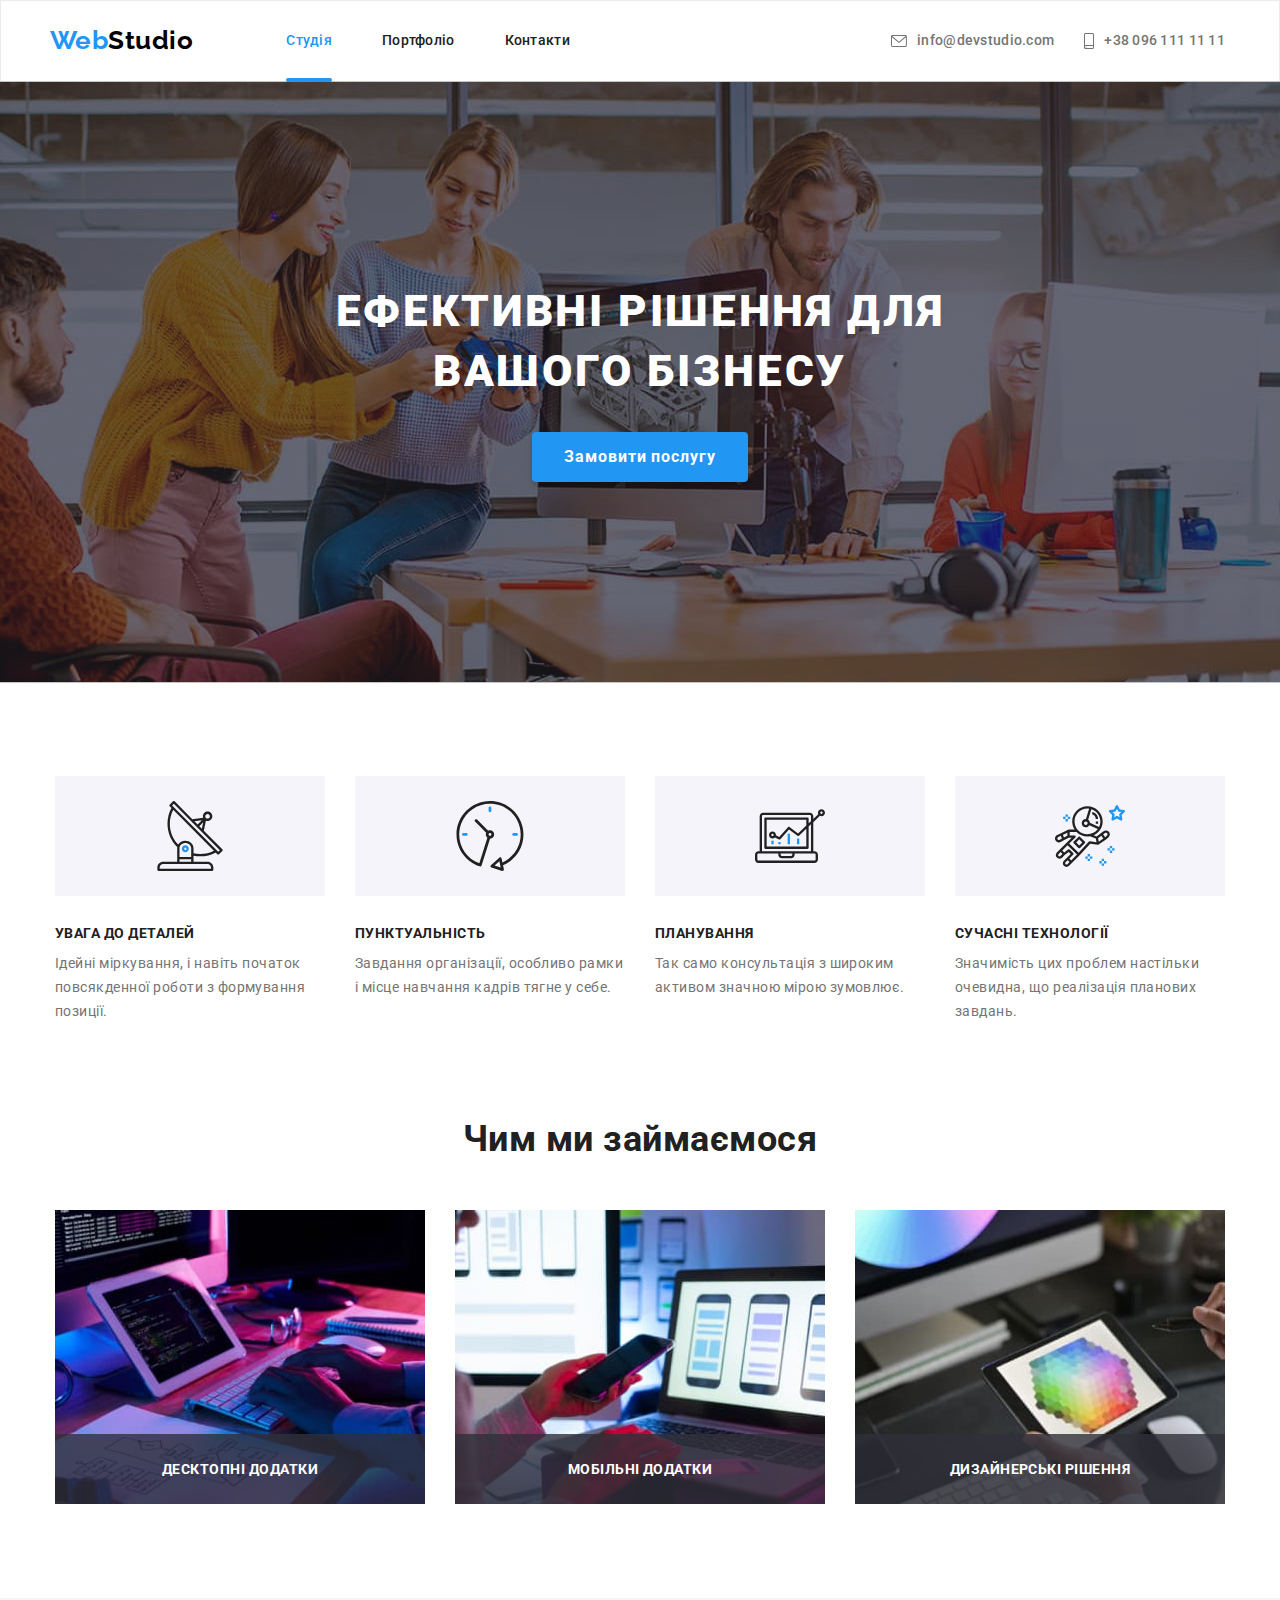
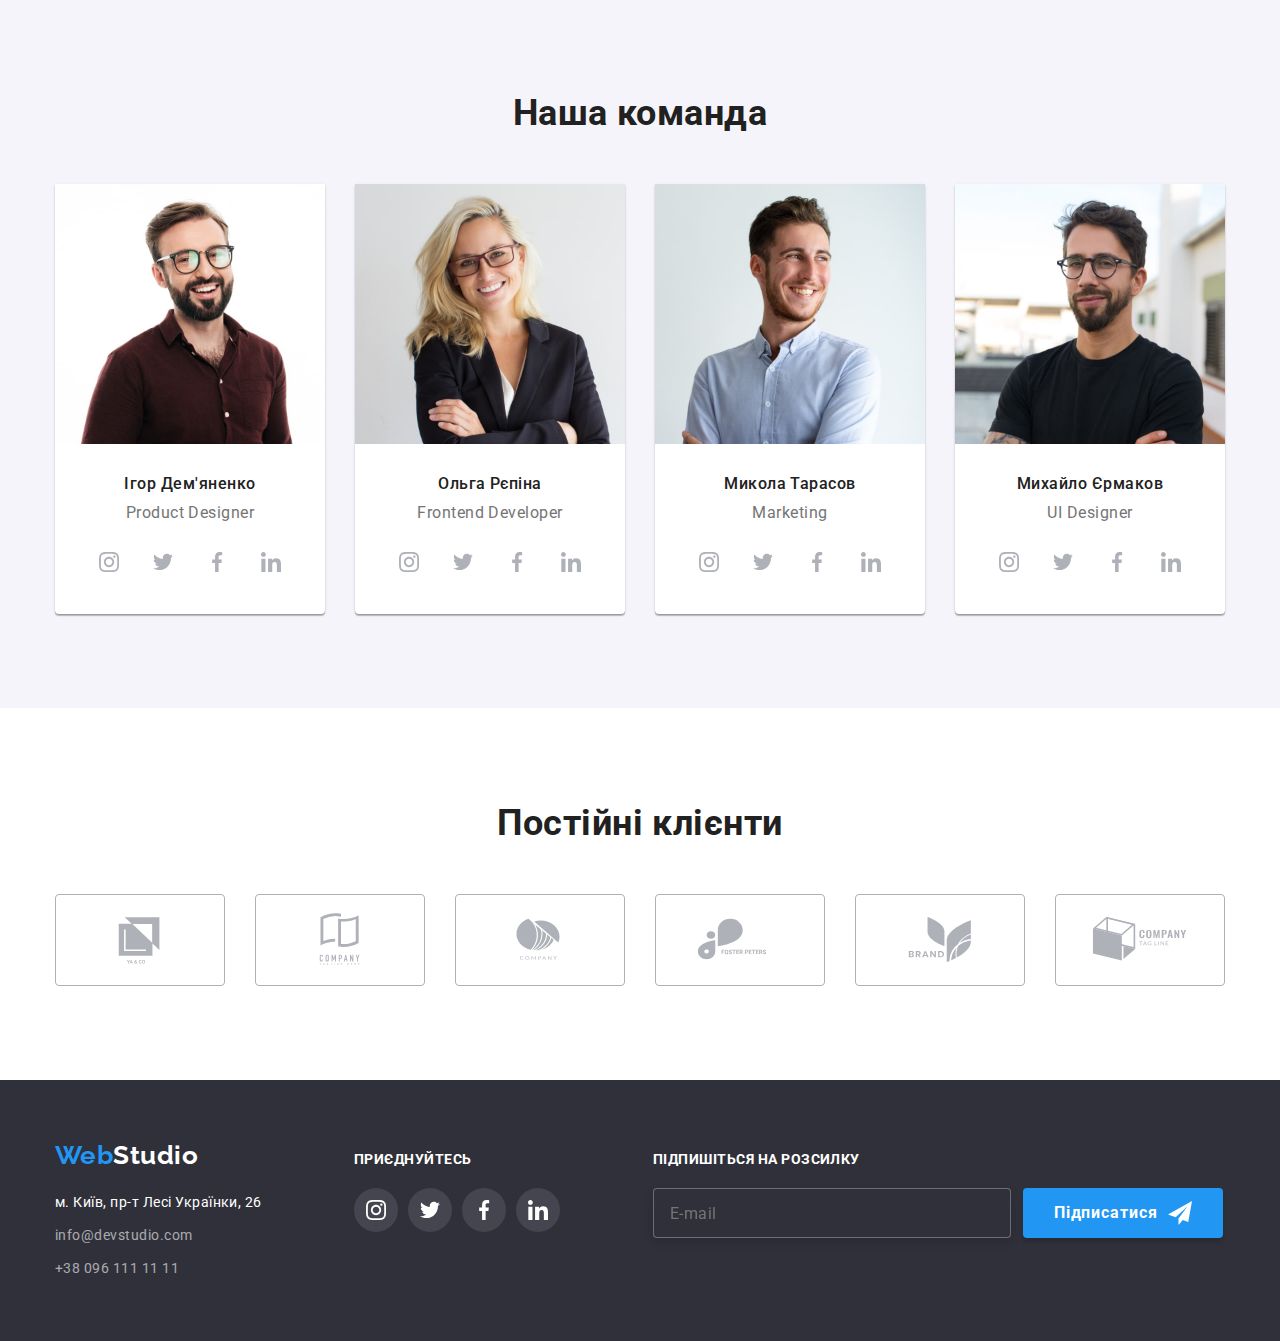
<file: index.html>
<!DOCTYPE html>
<html lang="uk">
  <head>
    <meta charset="UTF-8" />
    <meta http-equiv="X-UA-Compatible" content="IE=edge" />
    <meta name="viewport" content="width=device-width, initial-scale=1.0" />
    <title>Document</title>
    <link rel="preconnect" href="https://fonts.googleapis.com" />
    <link rel="preconnect" href="https://fonts.gstatic.com" crossorigin />
    <link
      href="https://fonts.googleapis.com/css2?family=Raleway:wght@700&family=Roboto:wght@400;500;700;900&display=swap"
      rel="stylesheet"
    />
    <link
      rel="stylesheet"
      href="https://cdnjs.cloudflare.com/ajax/libs/modern-normalize/1.1.0/modern-normalize.min.css"
    />
    <link rel="stylesheet" href="./css/main.min.css">
  </head>
  <body>
    <header class="header">
      <div class="header__wrap container">
        <nav class="header__navigation">
          <a class="logo" href="./index.html"
            >Web<samp class="logo logo__link">Studio</samp></a>

          <ul class="site-nav">
            <li class="site-nav__item">
              <a href="./index.html" class="site-nav__link current">Студія</a>
            </li>
            <li class="site-nav__item">
              <a href="./portfolio.html" class="site-nav__link">Портфоліо</a>
            </li>
            <li class="site-nav__item">
              <a href="" class="site-nav__link">Контакти</a>
            </li>
          </ul>
        </nav>

        <ul class="aside">
          <li class="aside__item">
            <a href="mailto:info@devstudio.com" class="aside__link">
              <svg class="aside__icon" width="16" height="12">
                <use href="./images/icons.svg#envelope"></use>
              </svg>
              info@devstudio.com</a
            >
          </li>
          <li class="item">
            <a href="tel:+380961111111" class="aside__link">
              <svg class="aside__icon" width="10" height="16">
                <use href="./images/icons.svg#smartphone"></use>
              </svg>
              +38 096 111 11 11</a
            >
          </li>
        </ul>
      </div>
    </header>

    <main>
      <section class="hero hero__overlay">
        <h1 class="hero__title">Ефективні рішення для вашого бізнесу</h1>
        <button data-modal-open class="button__primaru" type="button">
          Замовити послугу
        </button>
      </section>

      <section class="features section__padding container">
        <h2 class="visually__hidden">Особливості</h2>
        <ul class="features__list">
          <li class="features__item">
            <div class="features__inner">
              <svg class="features__icon" width="70" height="70">
                <use href="./images/icons.svg#antenna"></use>
              </svg>
            </div>
            <h3 class="features__title">УВАГА ДО ДЕТАЛЕЙ</h3>
            <p class="features__text">
              Ідейні міркування, і навіть початок повсякденної роботи з
              формування позиції.
            </p>
          </li>

          <li class="features__item">
            <div class="features__inner">
              <svg class="features__icon" width="70" height="70">
                <use href="./images/icons.svg#clock"></use>
              </svg>
            </div>
            <h3 class="features__title">ПУНКТУАЛЬНІСТЬ</h3>
            <p class="features__text">
              Завдання організації, особливо рамки і місце навчання кадрів тягне
              у себе.
            </p>
          </li>

          <li class="features__item">
            <div class="features__inner">
              <svg class="features__icon" width="70" height="70">
                <use href="./images/icons.svg#diagram"></use>
              </svg>
            </div>
            <h3 class="features__title">ПЛАНУВАННЯ</h3>
            <p class="features__text">
              Так само консультація з широким активом значною мірою зумовлює.
            </p>
          </li>

          <li class="features__item">
            <div class="features__inner">
              <svg class="features__icon" width="70" height="70">
                <use href="./images/icons.svg#astronaut"></use>
              </svg>
            </div>
            <h3 class="features__title">СУЧАСНІ ТЕХНОЛОГІЇ</h3>
            <p class="features__text">
              Значимість цих проблем настільки очевидна, що реалізація планових
              завдань.
            </p>
          </li>
        </ul>
      </section>

      <section class="work section container">
        <h2 class="section__title">Чим ми займаємося</h2>
        <ul class="work__list">
          <li class="work__item">
            <img src="./images/work1.jpg" alt="computer" width="370" />
            <p class="work__text">Десктопні додатки</p>
          </li>
          <li class="work__item">
            <img src="./images/work2.jpg" alt="smartphone" width="370" />
            <p class="work__text">Мобільні додатки</p>
          </li>
          <li class="work__item">
            <img src="./images/work3.jpg" alt="tablet" width="370" />
            <p class="work__text">Дизайнерські рішення</p>
          </li>
        </ul>
      </section>

      <section class="team section">
        <div class="team__wrap container">
          <h2 class="section__title">Наша команда</h2>
          <ul class="team__list">
            <li class="team__item">
              <img src="./images/team1.jpg" alt="Ігор Дем'яненко" width="270" />
              <h3 class="team__title">Ігор Дем'яненко</h3>
              <p class="team__text">Product Designer</p>
              <ul class="socials__list">
                <li class="socials__item">
                  <a
                    href="https://www.instagram.com/"
                    class="socials__link"
                    target="_blank"
                  >
                    <svg class="socials__icon" width="20" height="20">
                      <use href="./images/icons.svg#instagram"></use>
                    </svg>
                  </a>
                </li>

                <li class="socials__item">
                  <a
                    href="https://twitter.com/?lang=uk"
                    class="socials__link"
                    target="_blank"
                  >
                    <svg class="socials__icon" width="20" height="20">
                      <use href="./images/icons.svg#twitter"></use>
                    </svg>
                  </a>
                </li>

                <li class="socials__item">
                  <a
                    href="https://www.facebook.com/"
                    class="socials__link"
                    target="_blank"
                  >
                    <svg class="socials__icon" width="20" height="20">
                      <use href="./images/icons.svg#facebook"></use>
                    </svg>
                  </a>
                </li>

                <li class="socials__item">
                  <a
                    href="https://www.linkedin.com/"
                    class="socials__link"
                    target="_blank"
                  >
                    <svg class="socials__icon" width="20" height="20">
                      <use href="./images/icons.svg#linkedin"></use>
                    </svg>
                  </a>
                </li>
              </ul>
            </li>

            <li class="team__item">
              <img src="./images/team2.jpg" alt="Ольга Рєпіна" width="270" />
              <h3 class="team__title">Ольга Рєпіна</h3>
              <p class="team__text">Frontend Developer</p>
              <ul class="socials__list">
                <li class="socials__item">
                  <a
                    href="https://www.instagram.com/"
                    class="socials__link"
                    target="_blank"
                  >
                    <svg class="socials__icon" width="20" height="20">
                      <use href="./images/icons.svg#instagram"></use>
                    </svg>
                  </a>
                </li>

                <li class="socials__item">
                  <a
                    href="https://twitter.com/?lang=uk"
                    class="socials__link"
                    target="_blank"
                  >
                    <svg class="socials__icon" width="20" height="20">
                      <use href="./images/icons.svg#twitter"></use>
                    </svg>
                  </a>
                </li>
                <li class="socials__item">
                  <a
                    href="https://www.facebook.com/"
                    class="socials__link"
                    target="_blank"
                  >
                    <svg class="socials__icon" width="20" height="20">
                      <use href="./images/icons.svg#facebook"></use>
                    </svg>
                  </a>
                </li>
                <li class="socials__item">
                  <a
                    href="https://www.linkedin.com/"
                    class="socials__link"
                    target="_blank"
                  >
                    <svg class="socials__icon" width="20" height="20">
                      <use href="./images/icons.svg#linkedin"></use>
                    </svg>
                  </a>
                </li>
              </ul>
            </li>

            <li class="team__item">
              <img src="./images/team3.jpg" alt="Микола Тарасов" width="270" />
              <h3 class="team__title">Микола Тарасов</h3>
              <p class="team__text">Marketing</p>
              <ul class="socials__list">
                <li class="socials__item">
                  <a
                    href="https://www.instagram.com/"
                    class="socials__link"
                    target="_blank"
                  >
                    <svg class="socials__icon" width="20" height="20">
                      <use href="./images/icons.svg#instagram"></use>
                    </svg>
                  </a>
                </li>

                <li class="socials__item">
                  <a
                    href="https://twitter.com/?lang=uk"
                    class="socials__link"
                    target="_blank"
                  >
                    <svg class="socials__icon" width="20" height="20">
                      <use href="./images/icons.svg#twitter"></use>
                    </svg>
                  </a>
                </li>

                <li class="socials__item">
                  <a
                    href="https://www.facebook.com/"
                    class="socials__link"
                    target="_blank"
                  >
                    <svg class="socials__icon" width="20" height="20">
                      <use href="./images/icons.svg#facebook"></use>
                    </svg>
                  </a>
                </li>

                <li class="socials__item">
                  <a
                    href="https://www.linkedin.com/"
                    class="socials__link"
                    target="_blank"
                  >
                    <svg class="socials__icon" width="20" height="20">
                      <use href="./images/icons.svg#linkedin"></use>
                    </svg>
                  </a>
                </li>
              </ul>
            </li>

            <li class="team__item">
              <img src="./images/team4.jpg" alt="Михайло Єрмаков" width="270" />
              <h3 class="team__title">Михайло Єрмаков</h3>
              <p class="team__text">UI Designer</p>
              <ul class="socials__list">
                <li class="socials__item">
                  <a
                    href="https://www.instagram.com/"
                    class="socials__link"
                    target="_blank"
                  >
                    <svg class="socials__icon" width="20" height="20">
                      <use href="./images/icons.svg#instagram"></use>
                    </svg>
                  </a>
                </li>

                <li class="socials__item">
                  <a
                    href="https://twitter.com/?lang=uk"
                    class="socials__link"
                    target="_blank"
                  >
                    <svg class="socials__icon" width="20" height="20">
                      <use href="./images/icons.svg#twitter"></use>
                    </svg>
                  </a>
                </li>

                <li class="socials__item">
                  <a
                    href="https://www.facebook.com/"
                    class="socials__link"
                    target="_blank"
                  >
                    <svg class="socials__icon" width="20" height="20">
                      <use href="./images/icons.svg#facebook"></use>
                    </svg>
                  </a>
                </li>

                <li class="socials__item">
                  <a
                    href="https://www.linkedin.com/"
                    class="socials__link"
                    target="_blank"
                  >
                    <svg class="socials__icon" width="20" height="20">
                      <use href="./images/icons.svg#linkedin"></use>
                    </svg>
                  </a>
                </li>
              </ul>
            </li>
          </ul>
        </div>
      </section>

      <section class="regular-customers section container">
        <h2 class="section__title">Постійні клієнти</h2>
        <ul class="firm__list">
          <li class="firm__item">
            <a href="" class="firm__link" target="_blank">
              <svg class="firm__icon" width="106" height="60">
                <use href="./images/icons.svg#yaco"></use>
              </svg>
            </a>
          </li>

          <li class="firm__item">
            <a href="" class="firm__link" target="_blank">
              <svg class="firm__icon" width="106" height="60">
                <use href="./images/icons.svg#here"></use>
              </svg>
            </a>
          </li>

          <li class="firm__item">
            <a href="" class="firm__link" target="_blank">
              <svg class="firm__icon" width="106" height="60">
                <use href="./images/icons.svg#company"></use>
              </svg>
            </a>
          </li>

          <li class="firm__item">
            <a href="#" class="firm__link" target="_blank">
              <svg class="firm__icon" width="106" height="60">
                <use href="./images/icons.svg#foster"></use>
              </svg>
            </a>
          </li>

          <li class="firm__item">
            <a href="#" class="firm__link" target="_blank">
              <svg class="firm__icon" width="106" height="60">
                <use href="./images/icons.svg#brand"></use>
              </svg>
            </a>
          </li>

          <li class="firm__item">
            <a href="#" class="firm__link" target="_blank">
              <svg class="firm__icon" width="106" height="60">
                <use href="./images/icons.svg#tagline"></use>
              </svg>
            </a>
          </li>
        </ul>
      </section>
    </main>

    <footer class="footer">
      <div class="footer__wrap container">
        <div class="footer__inner">
          <a class="logo" href="./index.html"
            >Web<samp class="logo logo__footer">Studio</samp></a
          >

          <address class="address">
            <ul class="address__list">
              <li class="address__item--maps">
                <a
                  class="address__link address__link--maps"
                  href="https://www.google.com/maps/place/%D0%B1%D1%83%D0%BB%D1%8C%D0%B2%D0%B0%D1%80+%D0%9B%D0%B5%D1%81%D1%96+%D0%A3%D0%BA%D1%80%D0%B0%D1%97%D0%BD%D0%BA%D0%B8,+26,+%D0%9A%D0%B8%D1%97%D0%B2,+02000/@50.4266042,30.5366785,17.25z/data=!4m5!3m4!1s0x40d4cf0e033ecbe9:0x57a4dffefec77da0!8m2!3d50.4265807!4d30.5383858"
                  target="_blank"
                  rel="noopener noreferrer"
                  >м. Київ, пр-т Лесі Українки, 26</a
                >
              </li>
              <li class="address__item">
                <a class="address__link" href="mailto:info@devstudio.com"
                  >info@devstudio.com</a
                >
              </li>
              <li class="address__item">
                <a class="address__link" href="tel:+380961111111"
                  >+38 096 111 11 11</a
                >
              </li>
            </ul>
          </address>
        </div>
        <div class="join__inner">
          <h3 class="footer__title">приєднуйтесь</h3>
          <ul class="join__list">
            <li class="socials__item">
              <a
                href="https://www.instagram.com/"
                class="socials__link socials__link--changes"
                target="_blank"
              >
                <svg class="socials__icon socials__icon--changes" width="20" height="20">
                  <use href="./images/icons.svg#instagram"></use>
                </svg>
              </a>
            </li>

            <li class="socials__item">
              <a
                href="https://twitter.com/?lang=uk"
                class="socials__link socials__link--changes"
                target="_blank"
              >
                <svg class="socials__icon socials__icon--changes" width="20" height="20">
                  <use href="./images/icons.svg#twitter"></use>
                </svg>
              </a>
            </li>

            <li class="socials__item">
              <a
                href="https://www.facebook.com/"
                class="socials__link socials__link--changes"
                target="_blank"
              >
                <svg class="socials__icon socials__icon--changes" width="20" height="20">
                  <use href="./images/icons.svg#facebook"></use>
                </svg>
              </a>
            </li>

            <li class="socials__item">
              <a
                href="https://www.linkedin.com/"
                class="socials__link socials__link--changes"
                target="_blank"
              >
                <svg class="socials__icon socials__icon--changes" width="20" height="20">
                  <use href="./images/icons.svg#linkedin"></use>
                </svg>
              </a>
            </li>
          </ul>
        </div>

        <div class="subscription__inner">
          <h3 class="footer__title">Підпишіться на розсилку</h3>
          <form class="subscription__form">
            <label class="subscription__label" for="email"></label>
            <input class="subscription__input" type="email" name="email" id="email" placeholder="E-mail" required>
            
            <button class="button__primaru button__primaru--subscription" type="submit">Підписатися
              <svg class="button__icon" width="24" height="24">
                <use href="./images/icons.svg#telegram"></use>
              </svg>
            </button>
          </form>
        </div>

      </div>
    </footer>

    <div class="backdrop is-hidden" data-modal>
      <div class="modal">
        <div class="modal__wrap">
          <button class="button__close" data-modal-close>
            <svg class="modal__icon" width="18" height="18">
              <use href="./images/icons.svg#close"></use>
            </svg>
          </button>
          <form class="form">
            <p class="form__text">Залиште свої дані, ми вам передзвонимо</p>
            <div class="form__field">
              <label class="form__label" for="mena">Ім'я</label>
              <input class="form__input" type="text" name="name" id="mena" required>
                <svg class="form__icon" width="18" height="18" >
                  <use href="./images/icons.svg#person"></use>
                </svg>
            </div>
          
            <div class="form__field">
              <label class="form__label" for="tel">Телефон</label>
              <input class="form__input" type="tel" name="tel" id="tel" required>
                <svg class="form__icon" width="18" height="18">
                  <use href="./images/icons.svg#phone"></use>
                </svg>
            </div>
          
            <div class="form__field">
              <label class="form__label" for="mailform">Пошта</label>
              <input class="form__input" type="email" name="email" id="mailform" required>
                <svg class="form__icon" width="18" height="18">
                  <use href="./images/icons.svg#email"></use>
                </svg>
            </div>
          
            <div class="form__field">
              <label class="form__label" for="comment">Коментар</label>
              <textarea class="form__textarea" name="comment" id="comment" cols="30" rows="10" placeholder="Введіть текст"></textarea>
            </div>
          
            <label class="check__label">
              <input class="check__input" type="checkbox" name="hobby" >
              <samp class="check__icon"></samp>
              Погоджуюся з розсилкою та приймаю
              <a class="check__link" href="#" target="_blank">Умови договору</a>
            </label>
          
            <button class="button__primaru button__primaru--submit" type="submit">Відправити</button>
          </form>
        </div>
      </div>
    </div>
    <script src="./js/modal.js"></script>
  </body>
</html>
</file>
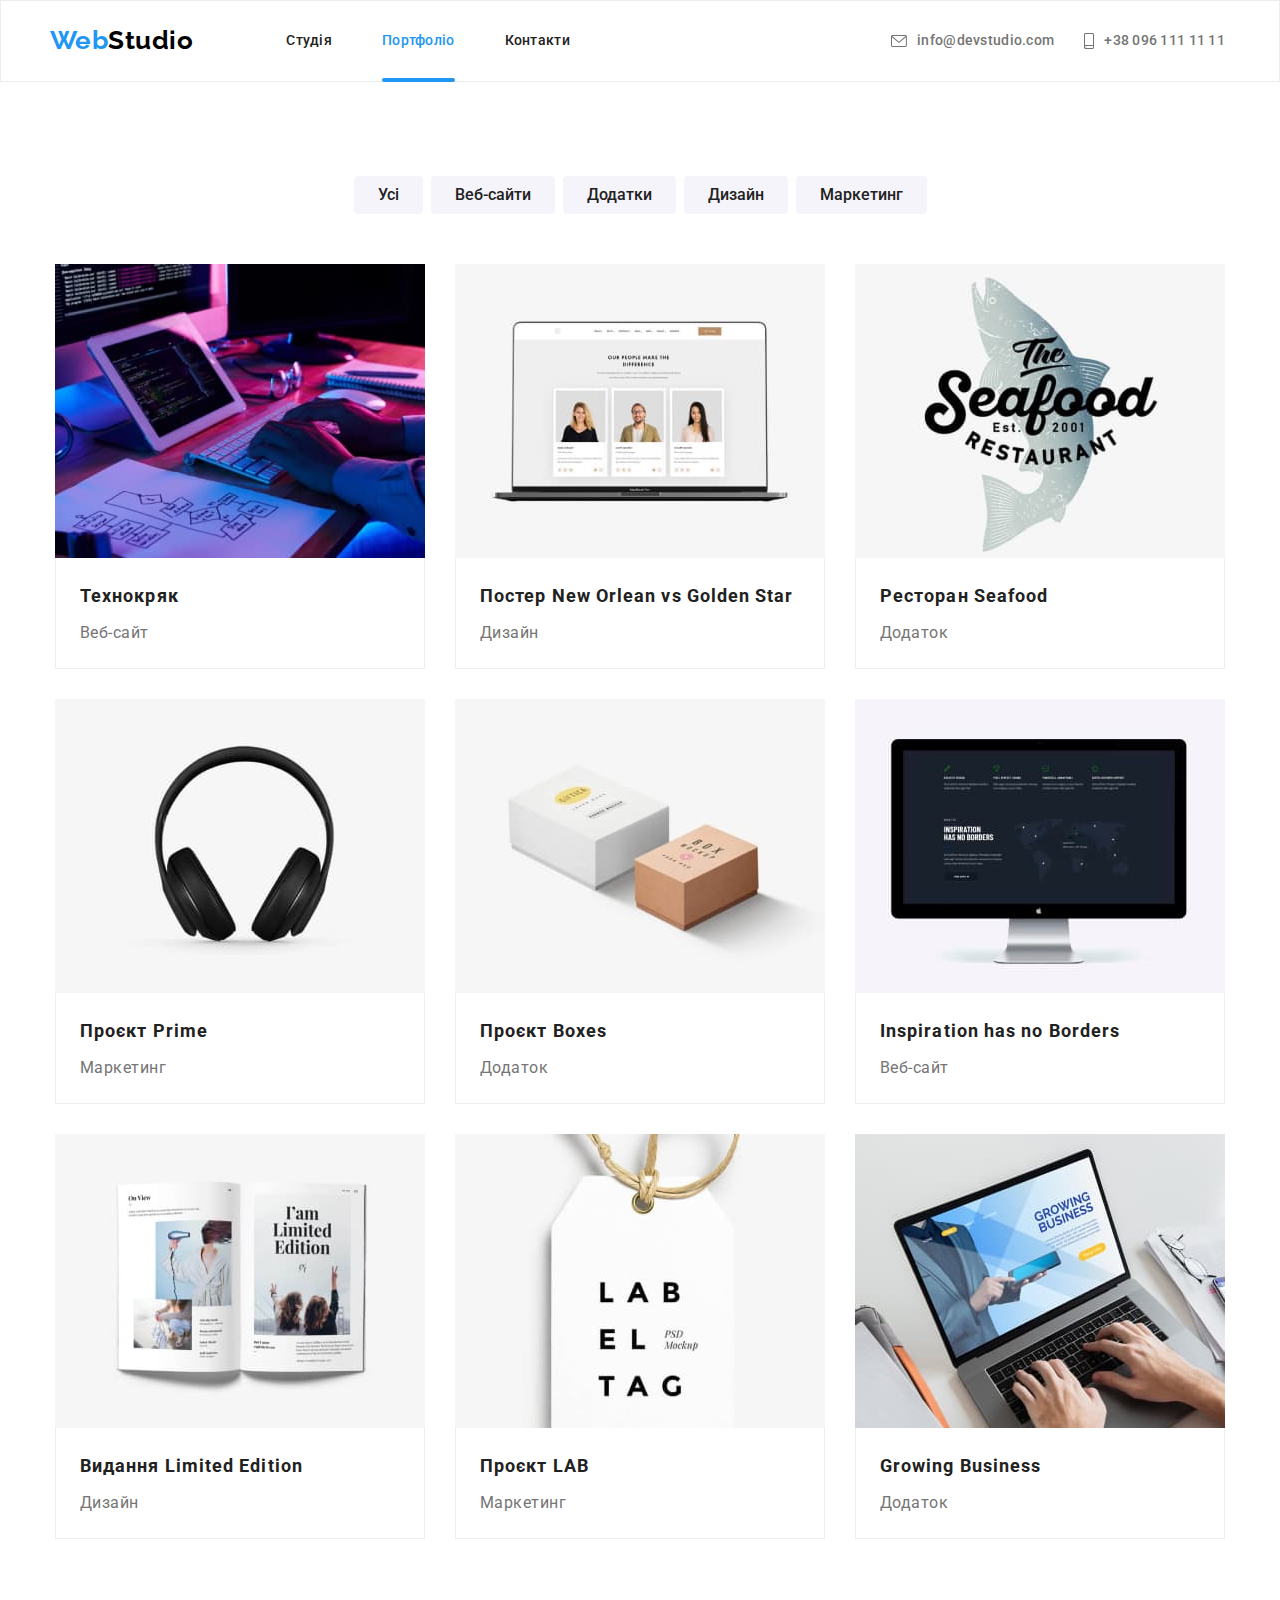
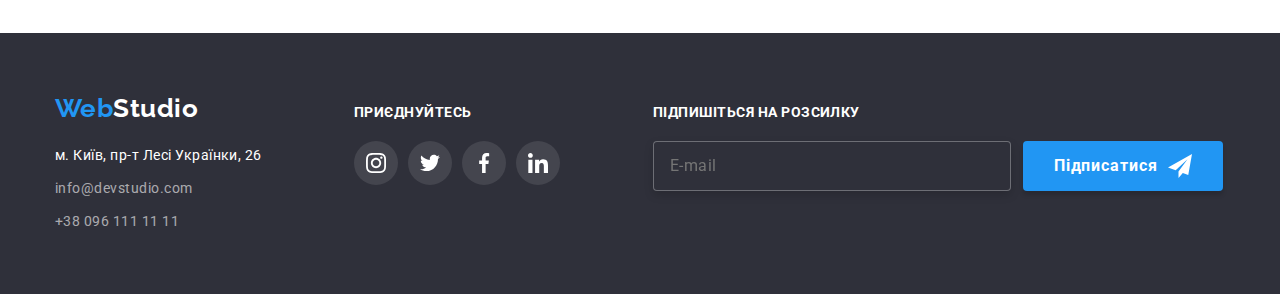
<file: portfolio.html>
<!DOCTYPE html>
<html lang="uk">
<head>
    <meta charset="UTF-8">
    <meta http-equiv="X-UA-Compatible" content="IE=edge">
    <meta name="viewport" content="width=device-width, initial-scale=1.0">
    <title>Document</title>
    <link rel="preconnect" href="https://fonts.googleapis.com">
    <link rel="preconnect" href="https://fonts.gstatic.com" crossorigin>
    <link href="https://fonts.googleapis.com/css2?family=Raleway:wght@700&family=Roboto:wght@400;500;700;900&display=swap"rel="stylesheet">
    <link rel="stylesheet" href="https://cdnjs.cloudflare.com/ajax/libs/modern-normalize/1.1.0/modern-normalize.min.css">
    <link rel="stylesheet" href="./css/main.min.css">
</head>
<body>
    <header class="header">
        <div class="header__wrap container">
            <nav class="header__navigation">
                <a class="logo" href="./index.html">Web<samp class="logo logo__link">Studio</samp></a>
    
                <ul class="site-nav">
                    <li class="site-nav__item">
                        <a href="./index.html" class="site-nav__link">Студія</a>
                    </li>
                    <li class="site-nav__item">
                        <a href="./portfolio.html" class="site-nav__link current">Портфоліо</a>
                    </li>
                    <li class="site-nav__item">
                        <a href="" class="site-nav__link">Контакти</a>
                    </li>
                </ul>
            </nav>
    
            <ul class="aside">
                <li class="aside__item">
                    <a href="mailto:info@devstudio.com" class="aside__link">
                        <svg class="aside__icon" width="16" height="12">
                            <use href="./images/icons.svg#envelope"></use>
                        </svg>
                        info@devstudio.com</a>
                </li>
                <li class="item">
                    <a href="tel:+380961111111" class="aside__link">
                        <svg class="aside__icon" width="10" height="16">
                            <use href="./images/icons.svg#smartphone"></use>
                        </svg>
                        +38 096 111 11 11</a>
                </li>
            </ul>
        </div>
    </header>

    <main>
        <section class="portfolios section container">
            <h1 class="visually__hidden">Фільтир</h1>
            <ul class="filter__list">
                <li class="filter__item"><button class="button" type="button">Усі</button></li>
                <li class="filter__item"><button class="button" type="button">Веб-сайти</button></li>
                <li class="filter__item"><button class="button" type="button">Додатки</button></li>
                <li class="filter__item"><button class="button" type="button">Дизайн</button></li>
                <li class="filter__item"><button class="button" type="button">Маркетинг</button></li>
            </ul>

            <ul class="portfolios__list">
                <li class="portfolios__item">
                    <a href="" class="portfolios__link" target="_blank">
                        <div class="activ__inner">
                            <img src="./images/work1.jpg" alt="Технокряк" width="370">
                            <p class="activ__text">Ресурс пропонує комплексні пропозиції з різним рівнем функціоналу та сервісів. Все це дозволить відвідувачу отримати
                            вичерпні відомості про компанію чи приватну особу.</p>
                        </div>
                        <div class="portfolios__inner">
                            <h2 class="portfolios__title">Технокряк</h2>
                            <p class="portfolios__text">Веб-сайт</p>
                        </div>
                    </a>
                </li>

                <li class="portfolios__item">
                    <a href="" class="portfolios__link" target="_blank">                    
                        <div class="activ__inner">
                            <img src="./images/p/portfolio1.jpg" alt="Постер New Orlean vs Golden Star" width="370">
                            <p class="activ__text">Ресурс пропонує комплексні пропозиції з різним рівнем функціоналу та сервісів. Все це дозволить
                            відвідувачу отримати вичерпні відомості про компанію чи приватну особу.</p>
                        </div>
                        <div class="portfolios__inner">
                            <h2 class="portfolios__title">Постер New Orlean vs Golden Star</h2>
                            <p class="portfolios__text">Дизайн</p>
                        </div>
                    </a>
                </li>

                <li class="portfolios__item">
                    <a href="" class="portfolios__link" target="_blank">
                        <div class="activ__inner">
                            <img src="./images/p/portfolio3.jpg" alt="Ресторан Seafood" width="370">
                            <p class="activ__text">Ресурс пропонує комплексні пропозиції з різним рівнем функціоналу та сервісів. Все це дозволить
                            відвідувачу отримати вичерпні відомості про компанію чи приватну особу.</p>
                        </div>
                        <div class="portfolios__inner">
                            <h2 class="portfolios__title">Ресторан Seafood</h2>
                            <p class="portfolios__text">Додаток</p>
                        </div>
                    </a>
                </li>

                <li class="portfolios__item">
                    <a href="" class="portfolios__link" target="_blank">
                        <div class="activ__inner">
                            <img src="./images/p/portfolio4.jpg" alt="Проєкт Prime" width="370">
                            <p class="activ__text">Ресурс пропонує комплексні пропозиції з різним рівнем функціоналу та сервісів. Все це дозволить
                            відвідувачу отримати вичерпні відомості про компанію чи приватну особу.</p>
                        </div>
                        <div class="portfolios__inner">
                            <h2 class="portfolios__title">Проєкт Prime</h2>
                            <p class="portfolios__text">Маркетинг</p>
                        </div>
                    </a>
                </li>

                <li class="portfolios__item">
                    <a href="" class="portfolios__link" target="_blank">
                        <div class="activ__inner">
                            <img src="./images/p/portfolio5.jpg" alt="Проєкт Boxes" width="370">
                            <p class="activ__text">Ресурс пропонує комплексні пропозиції з різним рівнем функціоналу та сервісів. Все це дозволить
                            відвідувачу отримати вичерпні відомості про компанію чи приватну особу.</p>
                        </div>
                        <div class="portfolios__inner">
                            <h2 class="portfolios__title">Проєкт Boxes</h2>
                            <p class="portfolios__text">Додаток</p>
                        </div>
                    </a>
                </li>

                <li class="portfolios__item">
                    <a href="" class="portfolios__link" target="_blank">
                        <div class="activ__inner">
                            <img src="./images/p/portfolio6.jpg" alt="Inspiration has no Borders" width="370">
                            <p class="activ__text">Ресурс пропонує комплексні пропозиції з різним рівнем функціоналу та сервісів. Все це дозволить
                            відвідувачу отримати вичерпні відомості про компанію чи приватну особу.</p>
                        </div>
                        <div class="portfolios__inner">
                            <h2 class="portfolios__title">Inspiration has no Borders</h2>
                            <p class="portfolios__text">Веб-сайт</p>
                        </div>
                    </a>
                </li>

                <li class="portfolios__item">
                    <a href="" class="portfolios__link" target="_blank">
                        <div class="activ__inner">
                            <img src="./images/p/portfolio7.jpg" alt="Видання Limited Edition" width="370">
                            <p class="activ__text">Ресурс пропонує комплексні пропозиції з різним рівнем функціоналу та сервісів. Все це дозволить
                            відвідувачу отримати вичерпні відомості про компанію чи приватну особу.</p>
                        </div>
                        <div class="portfolios__inner">
                            <h2 class="portfolios__title">Видання Limited Edition</h2>
                            <p class="portfolios__text">Дизайн</p>
                        </div>
                    </a>
                </li>

                <li class="portfolios__item">
                    <a href="" class="portfolios__link" target="_blank">
                        <div class="activ__inner">
                            <img src="./images/p/portfolio8.jpg" alt="Проєкт LAB" width="370">
                            <p class="activ__text">Ресурс пропонує комплексні пропозиції з різним рівнем функціоналу та сервісів. Все це дозволить
                            відвідувачу отримати вичерпні відомості про компанію чи приватну особу.</p>
                        </div>
                        <div class="portfolios__inner">
                            <h2 class="portfolios__title">Проєкт LAB</h2>
                            <p class="portfolios__text">Маркетинг</p>
                        </div>
                    </a>
                </li>

                <li class="portfolios__item">
                    <a href="" class="portfolios__link" target="_blank">
                       <div class="activ__inner">
                        <img src="./images/p/portfolio9.jpg" alt="Growing Business" width="370">
                        <p class="activ__text">Ресурс пропонує комплексні пропозиції з різним рівнем функціоналу та сервісів. Все це дозволить
                        відвідувачу отримати вичерпні відомості про компанію чи приватну особу.</p>
                       </div>
                        <div class="portfolios__inner">
                            <h2 class="portfolios__title">Growing Business</h2>
                            <p class="portfolios__text">Додаток</p>
                        </div>
                    </a>
                </li>
            </ul>
        </section>
    </main>

<footer class="footer">
    <div class="footer__wrap container">
        <div class="footer__inner">
            <a class="logo" href="./index.html">Web<samp class="logo logo__footer">Studio</samp></a>

            <address class="address">
                <ul class="address__list">
                    <li class="address__item--maps">
                        <a class="address__link address__link--maps"
                            href="https://www.google.com/maps/place/%D0%B1%D1%83%D0%BB%D1%8C%D0%B2%D0%B0%D1%80+%D0%9B%D0%B5%D1%81%D1%96+%D0%A3%D0%BA%D1%80%D0%B0%D1%97%D0%BD%D0%BA%D0%B8,+26,+%D0%9A%D0%B8%D1%97%D0%B2,+02000/@50.4266042,30.5366785,17.25z/data=!4m5!3m4!1s0x40d4cf0e033ecbe9:0x57a4dffefec77da0!8m2!3d50.4265807!4d30.5383858"
                            target="_blank" rel="noopener noreferrer">м. Київ, пр-т Лесі Українки, 26</a>
                    </li>
                    <li class="address__item">
                        <a class="address__link" href="mailto:info@devstudio.com">info@devstudio.com</a>
                    </li>
                    <li class="address__item">
                        <a class="address__link" href="tel:+380961111111">+38 096 111 11 11</a>
                    </li>
                </ul>
            </address>
        </div>
        <div class="join__inner">
            <h3 class="footer__title">приєднуйтесь</h3>
            <ul class="join__list">
                <li class="socials__item">
                    <a href="https://www.instagram.com/" class="socials__link socials__link--changes" target="_blank">
                        <svg class="socials__icon socials__icon--changes" width="20" height="20">
                            <use href="./images/icons.svg#instagram"></use>
                        </svg>
                    </a>
                </li>

                <li class="socials__item">
                    <a href="https://twitter.com/?lang=uk" class="socials__link socials__link--changes" target="_blank">
                        <svg class="socials__icon socials__icon--changes" width="20" height="20">
                            <use href="./images/icons.svg#twitter"></use>
                        </svg>
                    </a>
                </li>

                <li class="socials__item">
                    <a href="https://www.facebook.com/" class="socials__link socials__link--changes" target="_blank">
                        <svg class="socials__icon socials__icon--changes" width="20" height="20">
                            <use href="./images/icons.svg#facebook"></use>
                        </svg>
                    </a>
                </li>

                <li class="socials__item">
                    <a href="https://www.linkedin.com/" class="socials__link socials__link--changes" target="_blank">
                        <svg class="socials__icon socials__icon--changes" width="20" height="20">
                            <use href="./images/icons.svg#linkedin"></use>
                        </svg>
                    </a>
                </li>
            </ul>
        </div>

        <div class="subscription__inner">
            <h3 class="footer__title">Підпишіться на розсилку</h3>
            <form class="subscription__form">
                <label class="subscription__label" for="email"></label>
                <input class="subscription__input" type="email" name="email" id="email" placeholder="E-mail" required>

                <button class="button__primaru button__primaru--subscription" type="submit">Підписатися
                    <svg class="button__icon" width="24" height="24">
                        <use href="./images/icons.svg#telegram"></use>
                    </svg>
                </button>
            </form>
        </div>

    </div>
</footer>

</body>
</html>
</file>
<file: css/main.min.css>
:root{--primary-text-color: #212121;--title-text-color: #757575;--accnent-color: #2196F3;--primary-white-color: #FFFFFF;--cubic-time: 250ms cubic-bezier(0.4, 0, 0.2, 1)}ul{list-style:none;padding:0;margin:0}a{text-decoration:none;color:inherit}h1,h2,h3,h4,h5,h6{margin:0}p{margin:0}address{font-style:normal}button{font-family:inherit;padding:0;margin:0}img{display:block;max-width:100%;height:auto}html{-webkit-box-sizing:border-box;box-sizing:border-box}*,*::before,*::after{-webkit-box-sizing:inherit;box-sizing:inherit}body{background-color:var(--primary-white-color);color:var(--title-text-color);font-family:"Roboto",sans-serif;letter-spacing:.03em}.container{width:1200px;padding-left:15px;padding-right:15px;margin-left:auto;margin-right:auto}.section{padding-top:94px;padding-bottom:94px}.section__padding{padding-top:94px;padding-bottom:0}.section__title{margin-top:0;margin-bottom:50px;color:var(--primary-text-color);font-weight:700;font-size:36px;line-height:1.17;text-align:center}.footer__title{margin-bottom:20px;font-weight:700;font-size:14px;line-height:1.14;text-transform:uppercase;color:var(--primary-white-color)}.visually__hidden{position:absolute;white-space:nowrap;width:1px;height:1px;overflow:hidden;border:0;padding:0;clip:rect(0 0 0 0);-webkit-clip-path:inset(50%);clip-path:inset(50%);margin:-1px}.header{border:1px solid #ececec}.header__wrap{display:-webkit-box;display:-ms-flexbox;display:flex;-webkit-box-align:center;-ms-flex-align:center;align-items:center;padding-left:10px}.header__navigation{display:-webkit-box;display:-ms-flexbox;display:flex;-webkit-box-pack:center;-ms-flex-pack:center;justify-content:center;-webkit-box-align:center;-ms-flex-align:center;align-items:center}.site-nav{display:-webkit-box;display:-ms-flexbox;display:flex}.site-nav__item{position:relative}.site-nav__item:not(:last-child){margin-right:50px}.site-nav__link{display:block;padding-top:32px;padding-bottom:32px;color:var(--primary-text-color);font-weight:500;font-size:14px;line-height:1.14;letter-spacing:.02em;text-decoration:none;-webkit-transition:color var(--cubic-time);-o-transition:color var(--cubic-time);transition:color var(--cubic-time)}.site-nav__link:hover,.site-nav__link:focus{color:var(--accnent-color)}.site-nav__link::after{content:"";position:absolute;left:0;bottom:-1px;width:100%;height:4px;border-radius:2px;background-color:var(--accnent-color);opacity:0;-webkit-transition:opacity var(--cubic-time);-o-transition:opacity var(--cubic-time);transition:opacity var(--cubic-time)}.site-nav__link:hover::after,.site-nav__link:focus::after{opacity:1}.current::before{content:"";position:absolute;left:0;bottom:-1px;width:100%;height:4px;border-radius:2px;background-color:var(--accnent-color)}.site-nav__link.current{color:var(--accnent-color)}.aside{display:-webkit-box;display:-ms-flexbox;display:flex;margin-left:auto}.aside__item:not(:last-child){margin-right:30px}.aside__icon{fill:currentColor;margin-right:10px}.aside__link{color:var(--title-text-color);font-weight:500;font-size:14px;line-height:1.14;letter-spacing:.02em;padding:32px 0;display:-webkit-box;display:-ms-flexbox;display:flex;-webkit-box-pack:center;-ms-flex-pack:center;justify-content:center;-webkit-box-align:center;-ms-flex-align:center;align-items:center;-webkit-transition:color var(--cubic-time);-o-transition:color var(--cubic-time);transition:color var(--cubic-time)}.aside__link:hover,.aside__link:focus{color:var(--accnent-color)}.logo{color:#2196f3;font-family:"Raleway",cursive;font-weight:700;font-size:26px;line-height:1.2;text-decoration:none}.logo__link{color:#000;margin-right:93px}.logo__footer{color:#fff}.button__primaru{display:inline-block;border:1px solid rgba(0,0,0,0);padding-top:9px;padding-bottom:9px;min-width:216px;color:var(--primary-white-color);background:#2196f3;-webkit-box-shadow:0px 4px 4px rgba(0,0,0,.15);box-shadow:0px 4px 4px rgba(0,0,0,.15);font-weight:700;font-size:16px;line-height:1.875;letter-spacing:.06em;border-radius:4px;text-align:center;cursor:pointer;-webkit-transition:background var(--cubic-time),-webkit-box-shadow var(--cubic-time);transition:background var(--cubic-time),-webkit-box-shadow var(--cubic-time);-o-transition:background var(--cubic-time),box-shadow var(--cubic-time);transition:background var(--cubic-time),box-shadow var(--cubic-time);transition:background var(--cubic-time),box-shadow var(--cubic-time),-webkit-box-shadow var(--cubic-time)}.button__primaru--submit{display:block;margin:0 auto;margin-top:30px;min-width:200px}.button__primaru--subscription{display:-webkit-box;display:-ms-flexbox;display:flex;-webkit-box-pack:center;-ms-flex-pack:center;justify-content:center;-webkit-box-align:center;-ms-flex-align:center;align-items:center;margin:0 auto;margin-left:12px;min-width:200px}.button__icon{margin-left:10px}.button__primaru:hover,.button__primaru:focus{background:#188ce8;-webkit-box-shadow:0px 4px 4px rgba(0,0,0,.15);box-shadow:0px 4px 4px rgba(0,0,0,.15)}.button{font-family:"Roboto",sans-serif;display:inline-block;padding-top:5px;padding-bottom:5px;padding-left:23px;padding-right:23px;color:var(--primary-text-color);background-color:#f5f4fa;font-weight:500;font-size:16px;line-height:1.625;border-radius:4px;border:1px solid rgba(0,0,0,0);text-decoration:none;cursor:pointer;-webkit-transition:color var(--cubic-time),background-color var(--cubic-time),-webkit-box-shadow var(--cubic-time);transition:color var(--cubic-time),background-color var(--cubic-time),-webkit-box-shadow var(--cubic-time);-o-transition:color var(--cubic-time),background-color var(--cubic-time),box-shadow var(--cubic-time);transition:color var(--cubic-time),background-color var(--cubic-time),box-shadow var(--cubic-time);transition:color var(--cubic-time),background-color var(--cubic-time),box-shadow var(--cubic-time),-webkit-box-shadow var(--cubic-time)}.button:hover,.button:focus{color:var(--primary-white-color);background-color:var(--accnent-color);-webkit-box-shadow:0px 3px 1px rgba(0,0,0,.1),0px 1px 2px rgba(0,0,0,.08),0px 2px 2px rgba(0,0,0,.12);box-shadow:0px 3px 1px rgba(0,0,0,.1),0px 1px 2px rgba(0,0,0,.08),0px 2px 2px rgba(0,0,0,.12)}.socials__list{display:-webkit-box;display:-ms-flexbox;display:flex;-webkit-box-pack:center;-ms-flex-pack:center;justify-content:center;-webkit-box-align:center;-ms-flex-align:center;align-items:center;margin-bottom:30px}.socials__item:not(:last-child){margin-right:10px}.socials__link{width:44px;height:44px;border:none;display:-webkit-box;display:-ms-flexbox;display:flex;-webkit-box-align:center;-ms-flex-align:center;align-items:center;-webkit-box-pack:center;-ms-flex-pack:center;justify-content:center;border-radius:50%;color:#afb1b8;-webkit-transition:color var(--cubic-time),background-color var(--cubic-time);-o-transition:color var(--cubic-time),background-color var(--cubic-time);transition:color var(--cubic-time),background-color var(--cubic-time)}.socials__link:hover,.socials__link:focus{color:var(--primary-white-color);background-color:var(--accnent-color)}.socials__link--changes{background-color:rgba(255,255,255,.1)}.socials__icon{fill:currentColor}.socials__icon--changes{fill:#fff}.hero__title{color:var(--primary-white-color);font-weight:900;font-size:44px;line-height:1.36;letter-spacing:.06em;text-transform:uppercase;max-width:696px;margin:0 auto;margin-bottom:30px;text-align:center}.hero{display:block;background:#2f303a;text-align:center;padding-top:200px;padding-bottom:200px}.hero__overlay{max-width:1600px;height:600px;margin-left:auto;margin-right:auto;outline:1px solid #c4c4c4;background-image:-webkit-gradient(linear, left top, right top, from(rgba(47, 48, 58, 0.4)), to(rgba(47, 48, 58, 0.4))),url(../images/hero.jpg);background-image:-o-linear-gradient(left, rgba(47, 48, 58, 0.4), rgba(47, 48, 58, 0.4)),url(../images/hero.jpg);background-image:linear-gradient(to right, rgba(47, 48, 58, 0.4), rgba(47, 48, 58, 0.4)),url(../images/hero.jpg);background-repeat:no-repeat;background-position:center;background-size:cover}.features__list{display:-webkit-box;display:-ms-flexbox;display:flex;-ms-flex-wrap:wrap;flex-wrap:wrap}.features__item{width:270px;margin-right:30px;margin-bottom:30px}.features__item:nth-child(4n){margin-right:0}.features__item:nth-last-child(-n+4){margin-bottom:0}.features__inner{display:-webkit-box;display:-ms-flexbox;display:flex;-webkit-box-align:center;-ms-flex-align:center;align-items:center;border:none;width:270px;height:120px;background-color:#f5f4fa}.features__icon{margin:0 auto;fill:currentColor}.features__title{margin-top:30px;margin-bottom:10px;color:var(--primary-text-color);font-weight:700;font-size:14px;line-height:1.14}.features__text{margin:0;font-weight:400;font-size:14px;line-height:1.71}.work__list{display:-webkit-box;display:-ms-flexbox;display:flex}.work__item{position:relative;width:calc((100% - 60px)/3);margin-right:30px}.work__item:nth-child(3n){margin-right:0}.work__text{position:absolute;width:100%;bottom:0;font-weight:700;font-size:14px;line-height:1.143;text-align:center;text-transform:uppercase;color:var(--primary-white-color);padding:27px 0;background:rgba(47,48,58,.8)}.team{background:#f5f4fa}.team__list{display:-webkit-box;display:-ms-flexbox;display:flex;-ms-flex-wrap:wrap;flex-wrap:wrap}.team__item{background:#fff;-webkit-box-shadow:0px 1px 3px rgba(0,0,0,.12),0px 1px 1px rgba(0,0,0,.14),0px 2px 1px rgba(0,0,0,.2);box-shadow:0px 1px 3px rgba(0,0,0,.12),0px 1px 1px rgba(0,0,0,.14),0px 2px 1px rgba(0,0,0,.2);border-radius:0px 0px 4px 4px;width:270px;margin-right:30px;margin-bottom:30px}.team__item:nth-child(4n){margin-right:0}.team__item:nth-last-child(-n+4){margin-bottom:0}.team__title{margin-top:30px;margin-bottom:0;font-weight:500;font-size:16px;line-height:1.19;color:var(--primary-text-color);text-align:center}.team__text{margin-top:10px;margin-bottom:18px;font-weight:400;font-size:16px;line-height:1.19;text-align:center}.firm__list{display:-webkit-box;display:-ms-flexbox;display:flex;padding:0;margin:0 auto;list-style:none}.firm__item{display:-webkit-box;display:-ms-flexbox;display:flex;width:170px;height:92px;margin-right:30px}.firm__item:nth-child(6n){margin-right:0}.firm__link{width:100%;display:-webkit-box;display:-ms-flexbox;display:flex;-webkit-box-align:center;-ms-flex-align:center;align-items:center;-webkit-box-pack:center;-ms-flex-pack:center;justify-content:center;border:1px solid #afb1b8;border-radius:4px;color:#afb1b8;-webkit-transition:border var(--cubic-time),color var(--cubic-time);-o-transition:border var(--cubic-time),color var(--cubic-time);transition:border var(--cubic-time),color var(--cubic-time)}.firm__link:hover,.firm__link:focus{border:1px solid var(--accnent-color);color:var(--accnent-color)}.firm__icon{fill:currentColor}.footer{background:#2f303a;padding-top:60px;padding-bottom:60px}.footer__wrap{display:-webkit-box;display:-ms-flexbox;display:flex;-webkit-box-align:baseline;-ms-flex-align:baseline;align-items:baseline}.footer__inner{display:-webkit-box;display:-ms-flexbox;display:flex;-webkit-box-orient:vertical;-webkit-box-direction:normal;-ms-flex-direction:column;flex-direction:column}.address{display:-webkit-box;display:-ms-flexbox;display:flex;-webkit-box-orient:vertical;-webkit-box-direction:normal;-ms-flex-direction:column;flex-direction:column}.address__link{font-style:normal;font-weight:400;font-size:14px;line-height:1.71;color:rgba(255,255,255,.6);text-decoration:none;-webkit-transition:color var(--cubic-time);-o-transition:color var(--cubic-time);transition:color var(--cubic-time)}.address__link--maps{color:var(--primary-white-color)}.address__item--maps{margin-top:20px}.address__item{margin-top:9px}.address__link:hover,.address__link:focus{color:var(--accnent-color)}.join__inner{display:-webkit-box;display:-ms-flexbox;display:flex;-webkit-box-orient:vertical;-webkit-box-direction:normal;-ms-flex-direction:column;flex-direction:column;margin-left:92px}.join__list{display:-webkit-box;display:-ms-flexbox;display:flex}.subscription__inner{margin-left:93px}.subscription__form{display:-webkit-box;display:-ms-flexbox;display:flex}.subscription__input{display:block;padding:15px 16px;width:358px;height:50px;border:1px solid rgba(255,255,255,.3);-webkit-filter:drop-shadow(0px 4px 4px rgba(0, 0, 0, 0.15));filter:drop-shadow(0px 4px 4px rgba(0, 0, 0, 0.15));border-radius:4px;outline:navy;-webkit-transition:border-color var(--cubic-time);-o-transition:border-color var(--cubic-time);transition:border-color var(--cubic-time);font-size:16px;line-height:1.25;letter-spacing:.03em;color:var(--primary-white-color);background:#2f303a}.subscription__input:focus{border-color:var(--accnent-color)}.filter__list{display:-webkit-box;display:-ms-flexbox;display:flex;-webkit-box-pack:center;-ms-flex-pack:center;justify-content:center;margin-bottom:50px}.filter__item:not(:last-child){margin-right:8px}.portfolios__title{margin-bottom:4px;margin-left:24px;color:var(--primary-text-color);font-weight:700;font-size:18px;line-height:2;letter-spacing:.06em}.portfolios__text{margin-bottom:20px;margin-left:24px;font-weight:400;font-size:16px;line-height:1.875}.portfolios__list{display:-webkit-box;display:-ms-flexbox;display:flex;-ms-flex-wrap:wrap;flex-wrap:wrap}.portfolios__item{width:370px;margin-right:30px;margin-bottom:30px}.portfolios__item:nth-child(3n){margin-right:0}.portfolios__item:nth-last-child(-n+3){margin-bottom:0}.activ__inner{position:relative;overflow:hidden}.activ__text{position:absolute;height:100%;top:0;left:0;padding:63px 24px;font-weight:400;font-size:18px;line-height:1.55;color:var(--primary-white-color);display:-webkit-box;display:-ms-flexbox;display:flex;background:rgba(33,150,243,.9);-webkit-transform:translateY(100%);-ms-transform:translateY(100%);transform:translateY(100%);-webkit-transition:-webkit-transform var(--cubic-time);transition:-webkit-transform var(--cubic-time);-o-transition:transform var(--cubic-time);transition:transform var(--cubic-time);transition:transform var(--cubic-time), -webkit-transform var(--cubic-time)}.portfolios__inner{padding-top:20px;border:1px solid #eee;border-top:0}.portfolios__link{display:block;-webkit-transition:-webkit-box-shadow var(--cubic-time);transition:-webkit-box-shadow var(--cubic-time);-o-transition:box-shadow var(--cubic-time);transition:box-shadow var(--cubic-time);transition:box-shadow var(--cubic-time), -webkit-box-shadow var(--cubic-time)}.portfolios__link:hover .activ__text,.portfolios__link:focus .activ__text{-webkit-transform:translateY(0);-ms-transform:translateY(0);transform:translateY(0)}.portfolios__link:hover,.portfolios__link:focus{-webkit-box-shadow:0px 1px 1px rgba(0,0,0,.12),0px 4px 4px rgba(0,0,0,.06),1px 4px 6px rgba(0,0,0,.16);box-shadow:0px 1px 1px rgba(0,0,0,.12),0px 4px 4px rgba(0,0,0,.06),1px 4px 6px rgba(0,0,0,.16)}.backdrop{position:fixed;top:0;left:0;right:0;bottom:0;overflow-y:auto;overflow-x:hidden;width:100%;height:100%;z-index:10;background-color:rgba(0,0,0,.2);-webkit-transition:visibility var(--cubic-time),opacity var(--cubic-time);-o-transition:visibility var(--cubic-time),opacity var(--cubic-time);transition:visibility var(--cubic-time),opacity var(--cubic-time)}.backdrop.is-hidden{visibility:hidden;opacity:0;pointer-events:none}.backdrop.is-hidden .modal__wrap{-webkit-transform:scale(1.3);-ms-transform:scale(1.3);transform:scale(1.3)}.modal{min-height:100vh;display:-webkit-box;display:-ms-flexbox;display:flex;-webkit-box-pack:center;-ms-flex-pack:center;justify-content:center;-webkit-box-align:center;-ms-flex-align:center;align-items:center;position:-webkit-sticky;position:sticky;width:100%}.modal__wrap{position:relative;width:528px;background-color:#fff;-webkit-box-shadow:0px 1px 3px rgba(0,0,0,.12),0px 1px 1px rgba(0,0,0,.14),0px 2px 1px rgba(0,0,0,.2);box-shadow:0px 1px 3px rgba(0,0,0,.12),0px 1px 1px rgba(0,0,0,.14),0px 2px 1px rgba(0,0,0,.2);border-radius:4px;-webkit-transform:scale(1);-ms-transform:scale(1);transform:scale(1);-webkit-transition:-webkit-transform var(--cubic-time);transition:-webkit-transform var(--cubic-time);-o-transition:transform var(--cubic-time);transition:transform var(--cubic-time);transition:transform var(--cubic-time), -webkit-transform var(--cubic-time)}.button__close{position:absolute;top:8px;right:8px;padding:0;display:-webkit-box;display:-ms-flexbox;display:flex;-webkit-box-pack:center;-ms-flex-pack:center;justify-content:center;-webkit-box-align:center;-ms-flex-align:center;align-items:center;width:30px;height:30px;border-radius:50%;border:1px solid rgba(0,0,0,.1);background-color:#fff;cursor:pointer}.modal__icon{fill:currentColor;-webkit-transition:color var(--cubic-time);-o-transition:color var(--cubic-time);transition:color var(--cubic-time)}.button__close:hover,.button__close:focus{color:var(--accnent-color)}.form{width:100%;padding:40px}.form__field{position:relative;display:-webkit-box;display:-ms-flexbox;display:flex;-webkit-box-orient:vertical;-webkit-box-direction:normal;-ms-flex-direction:column;flex-direction:column;margin-bottom:10px}.form__text{display:-webkit-box;display:-ms-flexbox;display:flex;-webkit-box-pack:center;-ms-flex-pack:center;justify-content:center;font-weight:700;font-size:20px;line-height:23px;margin-bottom:12px;color:var(--primary-text-color)}.form__label{margin-bottom:4px;font-size:12px;line-height:1.17;letter-spacing:.01em;color:#757575}.form__input{display:block;padding:12px;padding-left:42px;width:100%;height:40px;border:1px solid rgba(33,33,33,.2);border-radius:4px;outline:navy;-webkit-transition:border-color var(--cubic-time);-o-transition:border-color var(--cubic-time);transition:border-color var(--cubic-time);font-size:12px;line-height:1.17;letter-spacing:.01em;color:var(--primary-text-color)}.form__input:focus{border-color:var(--accnent-color)}.form__icon{position:absolute;top:50%;left:12px;-webkit-transition:fill var(--cubic-time);-o-transition:fill var(--cubic-time);transition:fill var(--cubic-time)}.form__input:focus+.form__icon{fill:var(--accnent-color)}.form__textarea{height:120px;resize:none;outline:navy;padding:12px 16px;border:1px solid rgba(33,33,33,.2);border-radius:4px;font-size:12px;line-height:1.17;letter-spacing:.01em;color:var(--primary-text-color);-webkit-transition:border-color var(--cubic-time);-o-transition:border-color var(--cubic-time);transition:border-color var(--cubic-time)}.form__textarea:focus{border-color:var(--accnent-color)}.form__textarea::-webkit-input-placeholder{font-size:12px;line-height:1.17;letter-spacing:.01em;color:rgba(117,117,117,.5)}.form__textarea::-moz-placeholder{font-size:12px;line-height:1.17;letter-spacing:.01em;color:rgba(117,117,117,.5)}.form__textarea:-ms-input-placeholder{font-size:12px;line-height:1.17;letter-spacing:.01em;color:rgba(117,117,117,.5)}.form__textarea::-ms-input-placeholder{font-size:12px;line-height:1.17;letter-spacing:.01em;color:rgba(117,117,117,.5)}.form__textarea::placeholder{font-size:12px;line-height:1.17;letter-spacing:.01em;color:rgba(117,117,117,.5)}.check__label{position:relative;margin-top:20px;display:-webkit-box;display:-ms-flexbox;display:flex;-webkit-box-pack:center;-ms-flex-pack:center;justify-content:center;-webkit-box-align:center;-ms-flex-align:center;align-items:center;font-family:"Roboto";font-size:14px;line-height:2;letter-spacing:.03em;color:#757575}.check__input{position:absolute;white-space:nowrap;width:1px;height:1px;overflow:hidden;border:0;padding:0;clip:rect(0 0 0 0);-webkit-clip-path:inset(50%);clip-path:inset(50%);margin:-1px}.check__link{margin-left:5px;text-decoration:underline;color:var(--accnent-color)}.check__icon{display:-webkit-box;display:-ms-flexbox;display:flex;width:16px;height:15px;margin-right:7px;border-radius:2px;border:2px solid #212121;-webkit-transition:background-color var(--cubic-time),border-color var(--cubic-time);-o-transition:background-color var(--cubic-time),border-color var(--cubic-time);transition:background-color var(--cubic-time),border-color var(--cubic-time)}.check__input:checked+.check__icon{border-color:var(--accnent-color);background-color:var(--accnent-color);background-image:url(../images/check.svg);background-size:contain;background-origin:border-box}/*# sourceMappingURL=main.min.css.map */
</file>
